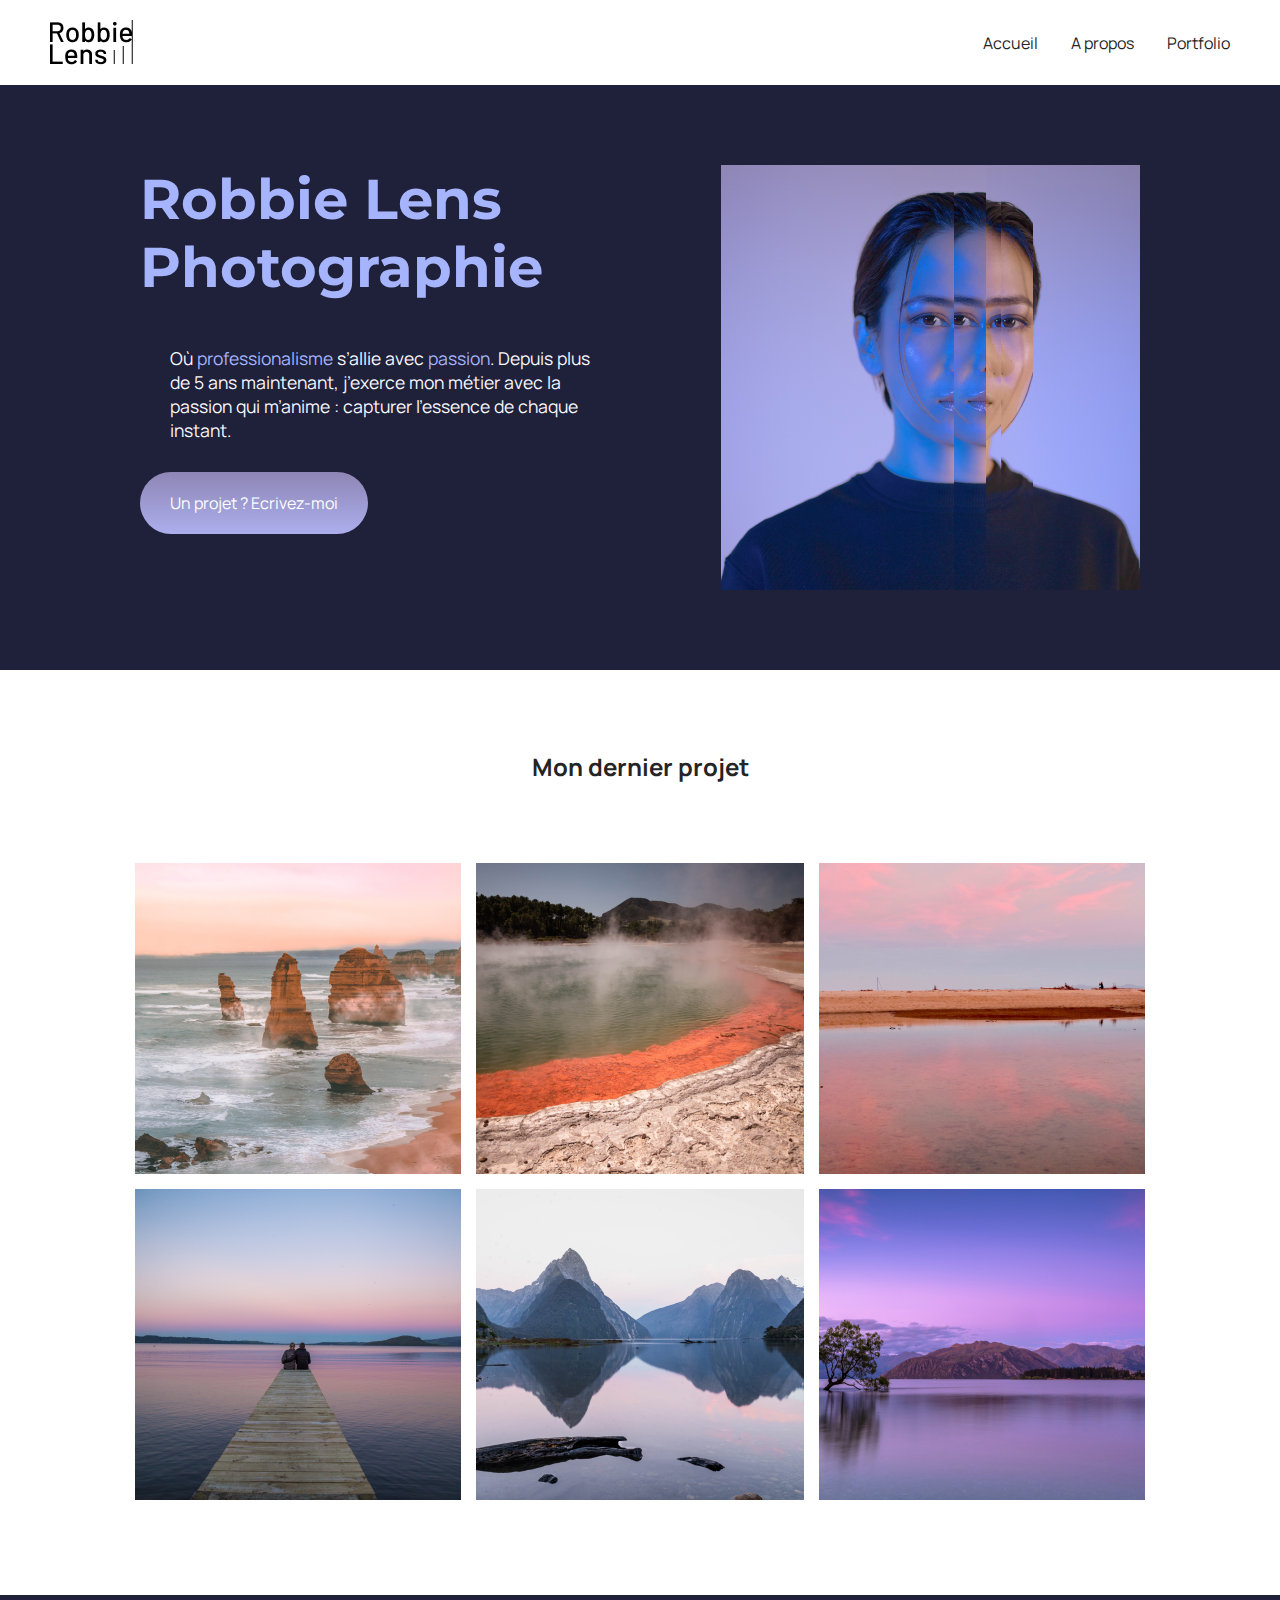
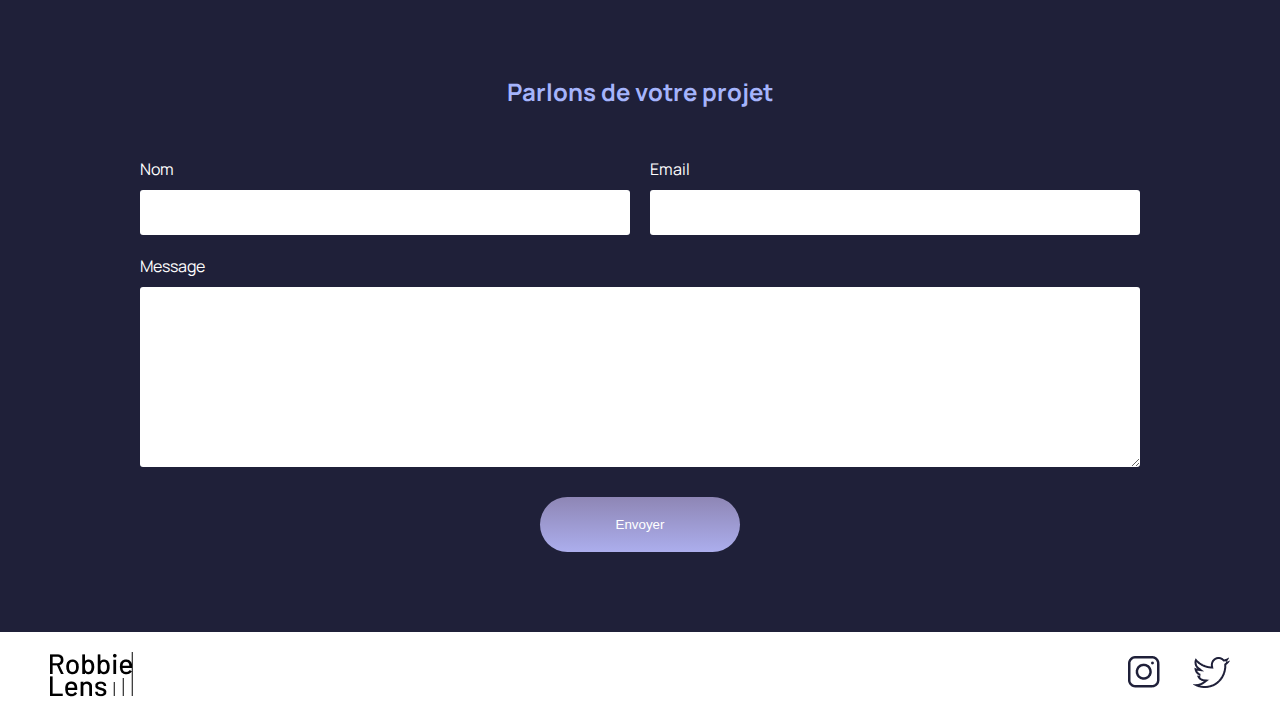
<file: index.html>
<!DOCTOTYPE html>
<html>
    <head>
        <meta charset="UTF-8"/>
        <title>Accueil - Robbie Lens Photographie</title>
        <link rel="stylesheet" href="pages_styles/style.css"/>
        <link rel="stylesheet" href="pages_styles/index.css"/>
        <meta name="viewport" content="width=device-width, initial-scale=1.0">
        <link rel="preconnect" href="https://fonts.googleapis.com">
        <link rel="preconnect" href="https://fonts.gstatic.com" crossorigin>
        <link href="https://fonts.googleapis.com/css2?family=Manrope:wght@200..800&family=Montserrat:ital,wght@0,100..900;1,100..900&family=Open+Sans:ital,wght@0,300..800;1,300..800&display=swap" rel="stylesheet">
        <link rel="preconnect" href="https://fonts.googleapis.com">
        <link rel="preconnect" href="https://fonts.gstatic.com" crossorigin>
        <link href="https://fonts.googleapis.com/css2?family=Manrope:wght@200..800&display=swap" rel="stylesheet">
    </head>

    <body>
        <!--commentaire-->
        <header>
            <nav>
                <img src="images/logo.png" alt="logo de Robbie Lens"/>
                <div>
                    <a href="index.html">Accueil</a>
                    <a href="a_propos.html">A propos</a>
                    <a href="portfolio.html">Portfolio</a>
                </div>
            </nav>
        </header>
        
        <main>
            <section class="accueil-introduction">
                <div>
                    <h1>Robbie Lens Photographie</h1>       
                    <p>Où <em>professionalisme</em> s’allie avec <em>passion</em>. Depuis plus de 5 ans maintenant, j’exerce mon métier avec la passion
                    qui m’anime : capturer l’essence de chaque instant.
                    </p>
                    <a class="cta" href="#contact">Un projet ? Ecrivez-moi</a>
                </div>
                <img src="images/robbie-lens.png" alt="photo de Robbie Lens"/>
            </section>
            <section class="accueil-photos">
                <h2>Mon dernier projet</h2>
                <div>
                    <img src="images/accueil/element-1.png" alt="paysage 1"/>
                    <img src="images/accueil/element-2.png" alt="paysage 2"/>
                    <img src="images/accueil/element-3.png" alt="paysage 3"/>
                </div>
                <div>
                    <img src="images/accueil/element-4.png" alt="paysage 4"/>
                    <img src="images/accueil/element-5.png" alt="paysage 5"/>
                    <img src="images/accueil/element-6.png" alt="paysage 6"/>
                </div>
            </section>
            <section id="contact" class="section-contact">
                <h2>Parlons de votre projet</h2>
                <form method="get" action="">
                    <div class="form-nom-email">
                        <div class="form-column">
                            <label for="nom">Nom</label>
                            <input type="text" name="nom" id="nom"/>
                        </div>
                        <div class="form-column">
                            <label for="email">Email</label>
                            <input type="email" name="email" id="email"/>
                        </div>
                    </div>
                    <label for="message">Message</label>
                    <textarea name="message" id="message" rows="10"></textarea>
                    <input type="submit" value="Envoyer" class="cta"/>
                </form>
            </section>
        </main>

        <footer>
                <img src="images/logo.png" alt="logo de Robbie Lens"/>
                <div>
                    <a target="_blank" href="https://www.instagram.com/" class="lien-icone"><img src="images/instagram.png" alt="logo instagram"/></a>
                    <a target="_blank" href="https://twitter.com/" class="lien-icone"><img src="images/twitter.png" alt="logo twitter"/></a>
                </div>
        </footer>
    </body>
</html>
</file>
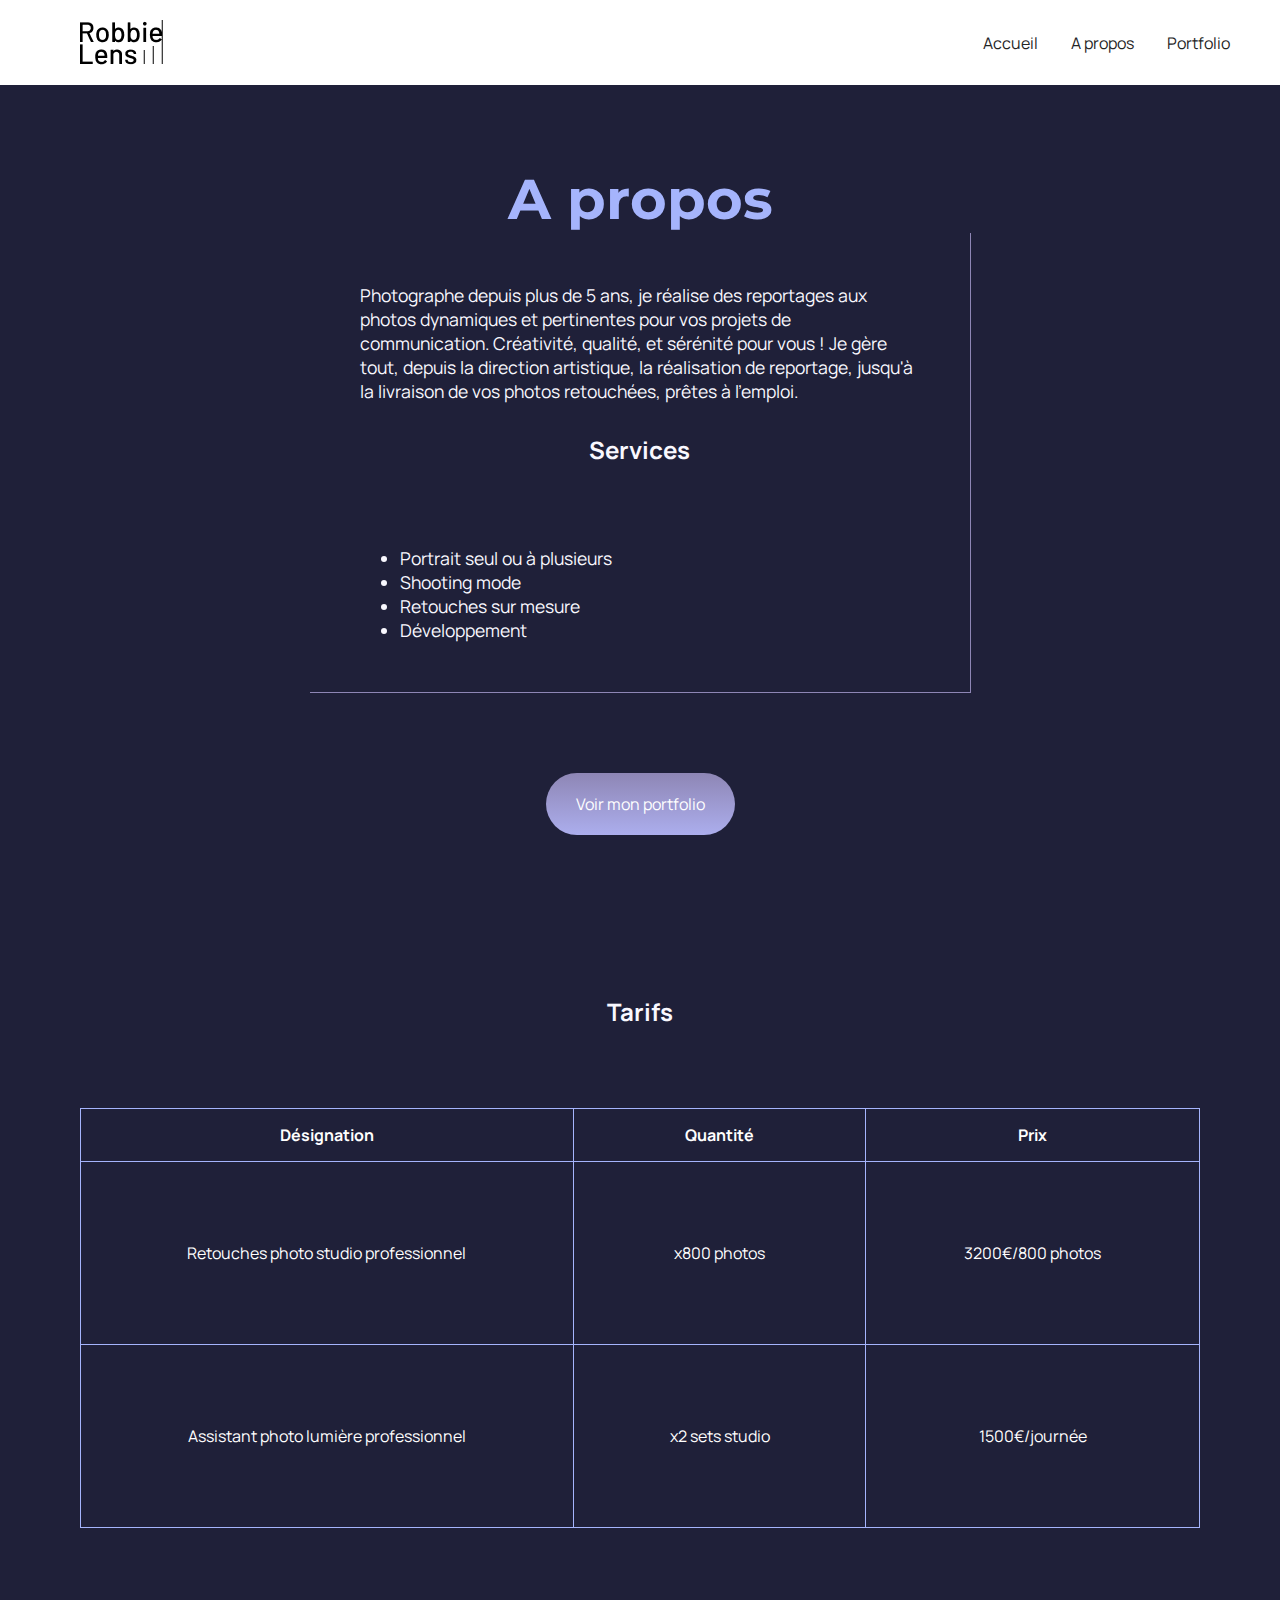
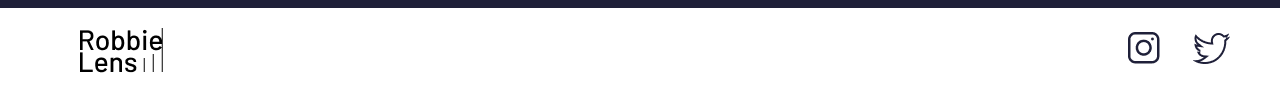
<file: a_propos.html>
<!DOCTOTYPE html>
<html>
    <head>
        <meta charset="UTF-8"/>
        <title>A propos de Robbie Lens</title>
        <link rel="stylesheet" href="pages_styles/style.css"/>
        <link rel="stylesheet" href="pages_styles/a_propos.css"/>
        <link rel="preconnect" href="https://fonts.googleapis.com">
        <link rel="preconnect" href="https://fonts.gstatic.com" crossorigin>
        <link href="https://fonts.googleapis.com/css2?family=Manrope:wght@200..800&family=Montserrat:ital,wght@0,100..900;1,100..900&family=Open+Sans:ital,wght@0,300..800;1,300..800&display=swap" rel="stylesheet">
        <link rel="preconnect" href="https://fonts.googleapis.com">
        <link rel="preconnect" href="https://fonts.gstatic.com" crossorigin>
        <link href="https://fonts.googleapis.com/css2?family=Manrope:wght@200..800&display=swap" rel="stylesheet">
    </head>

    <body>
        <header>
            <nav>
                <a href="index.html" class="lien-icone"><img src="images/logo.png" alt="logo de Robbie Lens"/></a>
                <div>
                    <a href="index.html">Accueil</a>
                    <a href="a_propos.html">A propos</a>
                    <a href="portfolio.html">Portfolio</a>
                </div>
            </nav>
        </header>

         <main class="a-propos-main">  
            <section>
                <h1>A propos</h1>  
                <div class="carre-contenu">
                    <p>Photographe depuis plus de 5 ans, je réalise des reportages aux photos dynamiques et pertinentes pour vos projets de communication. 
                    Créativité, qualité, et sérénité pour vous ! 
                    Je gère tout, depuis la direction artistique, la réalisation de reportage, jusqu'à la livraison de vos photos retouchées, prêtes à l'emploi.
                    </p>
                    <h2>Services</h2>
                    <ul>
                        <li>Portrait seul ou à plusieurs</li>
                        <li>Shooting mode</li>
                        <li>Retouches sur mesure</li>
                        <li>Développement</li>
                    </ul>
                </div>    
                <div>
                    <a class="cta" href="portfolio.html">Voir mon portfolio</a>
                </div>
            </section>
            <section class="section_tarifs">  
                <h2>Tarifs</h2>
                <table>
                    <tr>
                        <th>Désignation</th>
                        <th>Quantité</th>
                        <th>Prix</th>
                    </tr>
                    <tr>
                        <td>Retouches photo studio professionnel</td>
                        <td>x800 photos</td>
                        <td>3200€/800 photos</td>
                    </tr>
                    <tr>
                        <td>Assistant photo lumière professionnel</td>
                        <td>x2 sets studio</td>
                        <td>1500€/journée</td>
                    </tr>
                </table>
            </section>
        </main>    

        <footer>
            <a href="index.html" class="lien-icone"><img src="images/logo.png" alt="logo de Robbie Lens"/></a>
            <div>
                <a target="_blank" href="https://www.instagram.com/" class="lien-icone"><img src="images/instagram.png" alt="logo instagram"/></a>
                <a target="_blank" href="https://twitter.com/" class="lien-icone"><img src="images/twitter.png" alt="logo twitter"/></a>
            </div>
        </footer>
    </body>
</html>
</file>
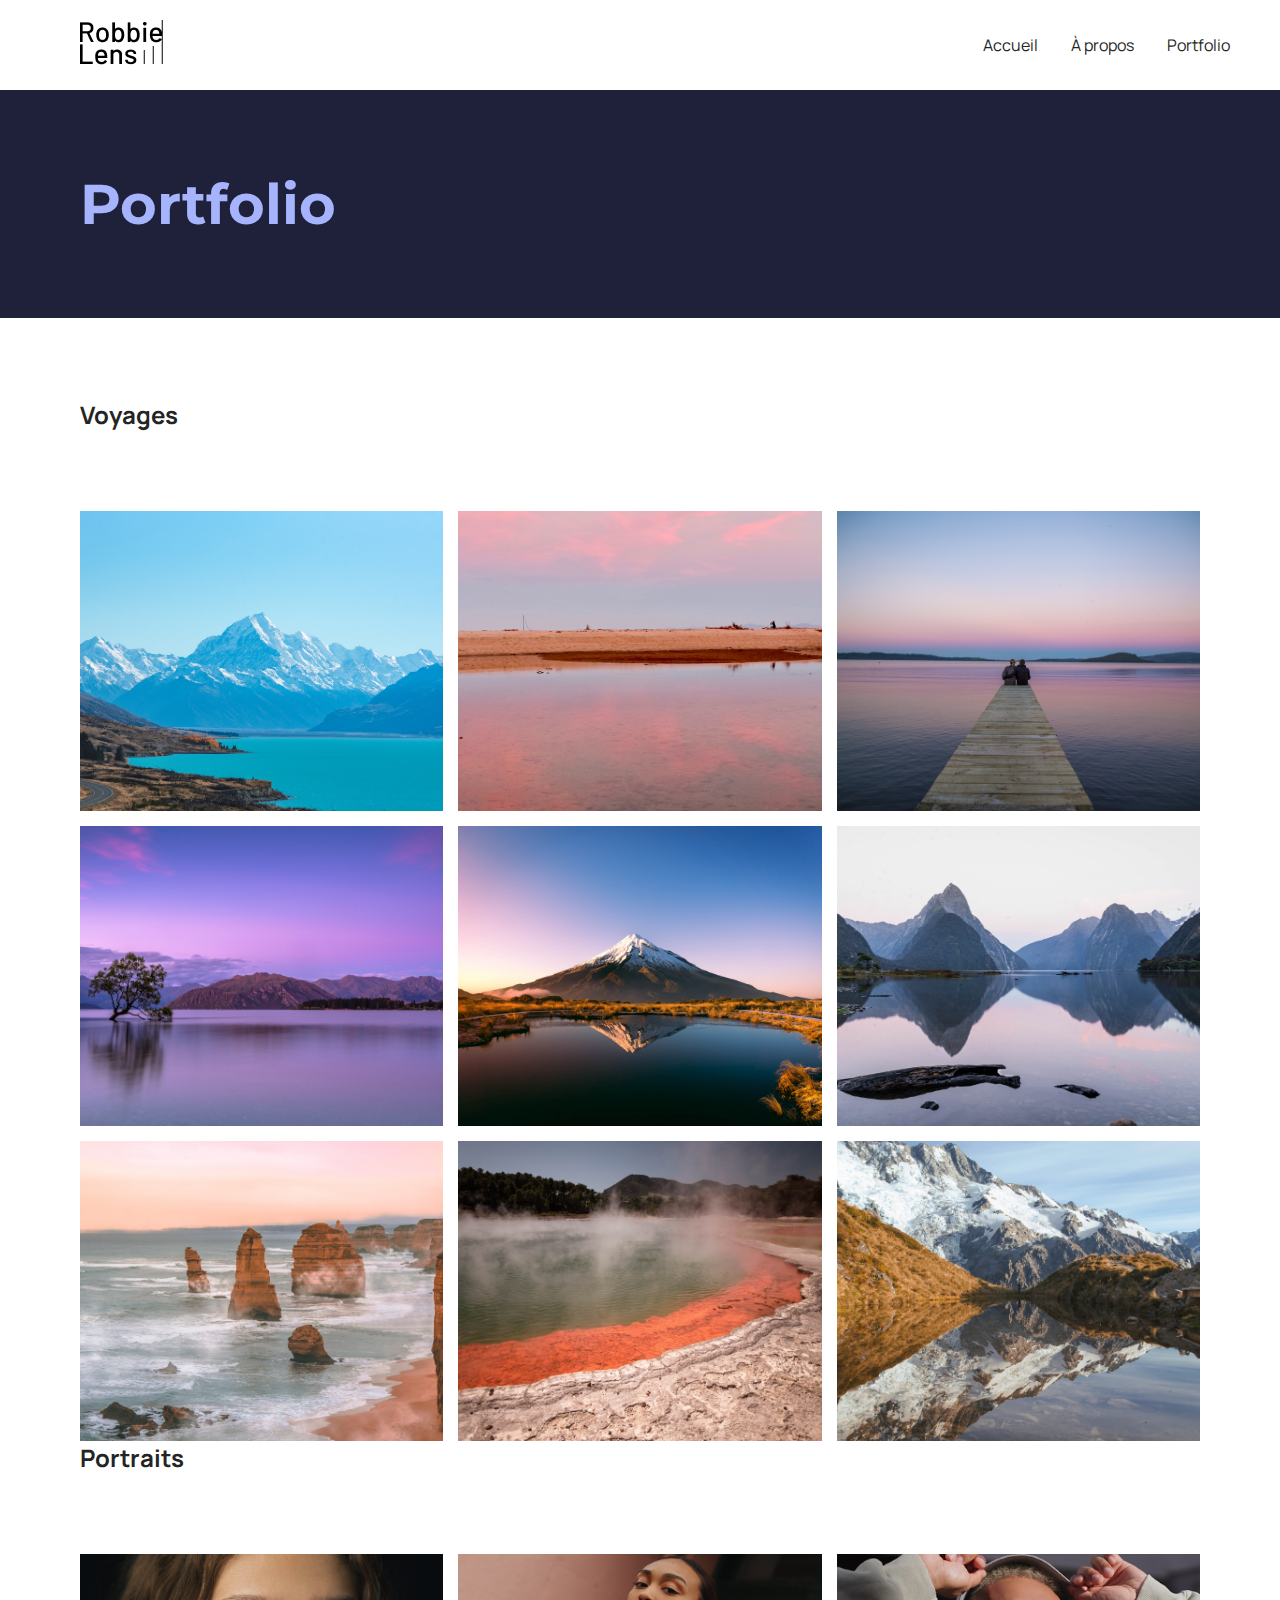
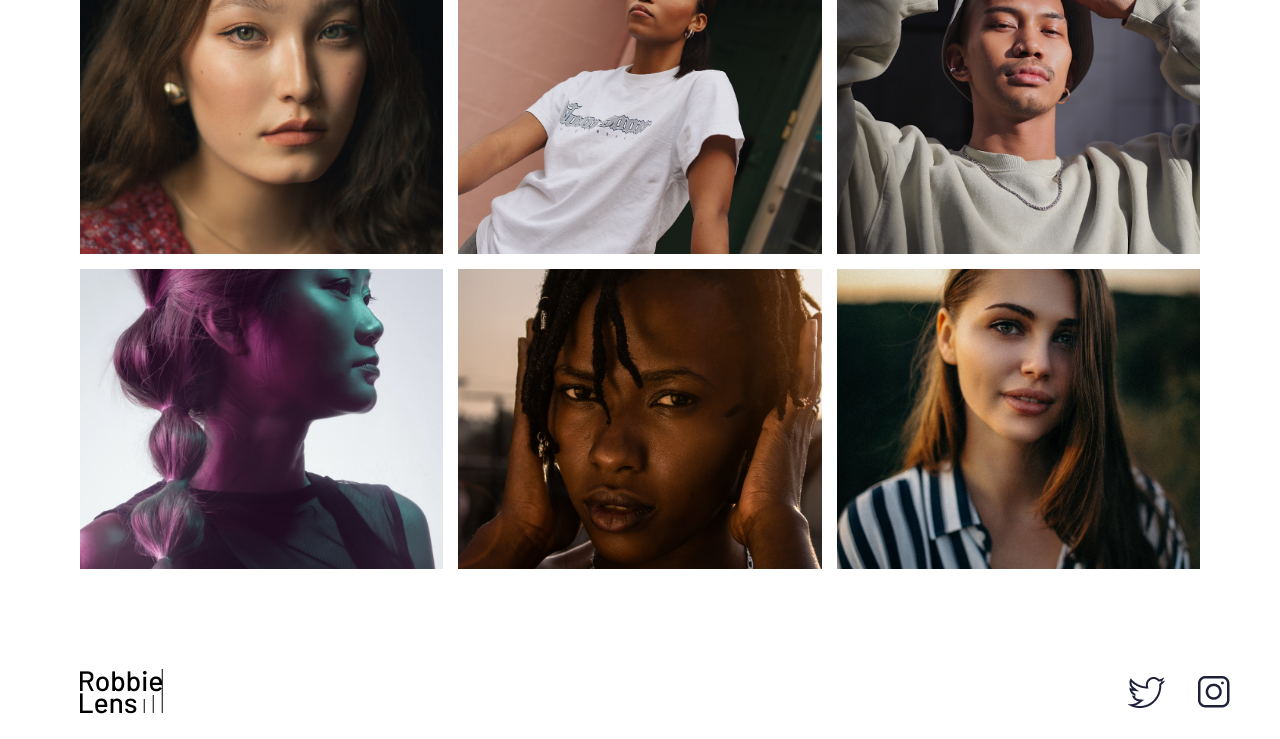
<file: portfolio.html>
<!DOCTYPE html>
<html lang="fr">

<head>
    <meta charset="utf-8" >
    <title>Portfolio - Robbie Lens Photographie</title>
    <link rel="stylesheet"  href="pages_styles/style.css">
    <link rel="stylesheet"  href="pages_styles/portfolio.css">
    <link rel="preconnect" href="https://fonts.googleapis.com">
    <link rel="preconnect" href="https://fonts.gstatic.com" crossorigin>
    <link href="https://fonts.googleapis.com/css2?family=Manrope:wght@200..800&family=Montserrat:ital,wght@0,100..900;1,100..900&family=Open+Sans:ital,wght@0,300..800;1,300..800&display=swap" rel="stylesheet">
    <link rel="preconnect" href="https://fonts.googleapis.com">
    <link rel="preconnect" href="https://fonts.gstatic.com" crossorigin>
    <link href="https://fonts.googleapis.com/css2?family=Manrope:wght@200..800&display=swap" rel="stylesheet">
</head>

<body>
    <header>
        <nav>
            <a href="index.html" class="lien-icone">
                <img src="images/logo.png" alt="Logo Robbie Lens" >
            </a>
            <div>
                <a href="index.html">Accueil</a>
                <a href="a_propos.html">À propos</a>
                <a href="portfolio.html">Portfolio</a>
            </div>
        </nav>
    </header>
    <main>
        <section>
            <h1>Portfolio</h1>
        </section>
        <section class="portfolio-section-photos">
            <h2>Voyages</h2>
            <div class="grid_paysages">
                <a target="_blank" href="images/portfolio/paysage1.jpg" class="lien-conteneur-photo">
                    <img src="images/portfolio/paysage1.jpg" alt="paysage 1"/>
                    <div class="photo-hover">Voir la photo</div>
                </a>
                <a target="_blank" href="images/portfolio/paysage2.jpg" class="lien-conteneur-photo">
                    <img src="images/portfolio/paysage2.jpg" alt="paysage 2"/>
                    <div class="photo-hover">Voir la photo</div>
                </a>
                <a target="_blank" href="images/portfolio/paysage3.jpg" class="lien-conteneur-photo">
                    <img src="images/portfolio/paysage3.jpg" alt="paysage 3"/>
                    <div class="photo-hover">Voir la photo</div>
                </a>
                <a target="_blank" href="images/portfolio/paysage4.jpg" class="lien-conteneur-photo">
                    <img src="images/portfolio/paysage4.jpg" alt="paysage 4"/>
                    <div class="photo-hover">Voir la photo</div>
                </a>
                <a target="_blank" href="images/portfolio/paysage5.jpg" class="lien-conteneur-photo">
                    <img src="images/portfolio/paysage5.jpg" alt="paysage 5"/>
                    <div class="photo-hover">Voir la photo</div>
                </a>
                <a target="_blank" href="images/portfolio/paysage6.jpg" class="lien-conteneur-photo">
                    <img src="images/portfolio/paysage6.jpg" alt="paysage 6"/>
                    <div class="photo-hover">Voir la photo</div>
                </a>
                <a target="_blank" href="images/portfolio/paysage7.jpg" class="lien-conteneur-photo">
                    <img src="images/portfolio/paysage7.jpg" alt="paysage 7"/>
                    <div class="photo-hover">Voir la photo</div>
                </a>
                <a target="_blank" href="images/portfolio/paysage8.jpg" class="lien-conteneur-photo">
                    <img src="images/portfolio/paysage8.jpg" alt="paysage 8"/>
                    <div class="photo-hover">Voir la photo</div>
                </a>
                <a target="_blank" href="images/portfolio/paysage9.jpg" class="lien-conteneur-photo">
                    <img src="images/portfolio/paysage9.jpg" alt="paysage 9"/>
                    <div class="photo-hover">Voir la photo</div>
                </a>
            </div>
            <h2>Portraits</h2>
            <div class="grid_portraits">
                <a target="_blank" href="images/portfolio/portrait1.jpg" class="lien-conteneur-photo">
                    <img src="images/portfolio/portrait1.jpg" alt="portrait 1"/>
                    <div class="photo-hover">Voir la photo</div>
                </a>
                <a target="_blank" href="images/portfolio/portrait2.jpg" class="lien-conteneur-photo">
                    <img src="images/portfolio/portrait2.jpg" alt="portrait 2"/>
                    <div class="photo-hover">Voir la photo</div>
                </a>
                <a target="_blank" href="images/portfolio/portrait3.jpg" class="lien-conteneur-photo">
                    <img src="images/portfolio/portrait3.jpg" alt="portrait 3"/>
                    <div class="photo-hover">Voir la photo</div>
                </a>
                <a target="_blank" href="images/portfolio/portrait4.jpg" class="lien-conteneur-photo">
                    <img src="images/portfolio/portrait4.jpg" alt="portrait 4"/>
                    <div class="photo-hover">Voir la photo</div>
                </a>
                <a target="_blank" href="images/portfolio/portrait5.jpg" class="lien-conteneur-photo">
                    <img src="images/portfolio/portrait5.jpg" alt="portrait 5"/>
                    <div class="photo-hover">Voir la photo</div>
                </a>
                <a target="_blank" href="images/portfolio/portrait6.jpg" class="lien-conteneur-photo">
                    <img src="images/portfolio/portrait6.jpg" alt="portrait 6"/>
                    <div class="photo-hover">Voir la photo</div>
                </a>
            </div>
        </section>
    </main>
    <footer>
        <a href="index.html" class="lien-icone">
            <img src="images/logo.png" alt="Logo Robbie Lens" ></a>
        <div>
            <a target="_blank" href="https://twitter.com/" class="lien-icone">
                <img src="images/twitter.png" alt="Logo Twitter" ></a>
            <a target="_blank" href="https://www.instagram.com/" class="lien-icone">
                <img src="images/instagram.png" alt="Logo Instagram" ></a>
        </div>
    </footer>
</body>

</html>
</file>
<file: pages_styles/style.css>
body {
  /* Ici on utilise le sélecteur body pour appliquer une police et une taille par défaut pour les éléments */
  font-family: 'Manrope', sans-serif;
  font-size: 1em;
  background-color: #1F2039;
}

* {
    margin: 0;
}

section {
    padding: 80px;
}

a {
    color: #242424;
    text-decoration: none;
}

a:hover {
    text-decoration: underline;
}

em {
    color:#A5B4FC;
    font-style: normal;
}

h1 {
    font-size: 3.5em;
    color: #A5B4FC;
    font-family: montserrat;
}

h2 {
    color: #F9F8FF;
}

p, li {
    font-size: 1.1em;
    color: #F9F8FF;
}

header, footer {
    background-color: white;
    padding: 20px 50px;
}

.cta {
    background : linear-gradient(#8E86B5, #ACAEED);
    color: white;
    border-radius: 50px;
    padding: 20px 30px;
    display: inline-block;
}

.cta:hover {
    background : linear-gradient(#696484, #8788BA);
    text-decoration: none;
}

nav, footer {
    display : flex;
    flex-direction: row;
    align-items: center;
    justify-content: space-between;
}

nav a {
    margin-left: 30px;
}

.lien-icone {
    margin-left: 30px;
}

.lien-icone:hover {
    opacity: 0.5;
}

@media screen and (max-width: 996px) {
    header nav {
        flex-direction: column;
        align-items: center;
        justify-content: center;
    }

    header nav img {
        margin-bottom: 20px;
    }

    header, footer {
        padding: 20px 20px;
    }

    h1 {
        font-size: 2em;
    }

    section {
        padding: 50px 20px 50px 20px;
    }

    nav a {
        margin-left: 10px;
        margin-right: 10px;
    }
}
</file>
<file: pages_styles/index.css>
.accueil-introduction {
    display : flex;
    flex-direction: row;
    max-width: 1000px;
    align-items: flex-start;
    margin: auto;
}

.accueil-introduction h1 {
    margin-bottom: 15px;
}

.accueil-introduction p {
    padding: 30px;
}

.accueil-introduction div {
    padding-right: 80px;
}

.accueil-photos {
    background-color: white;
    padding: 80px;
}

.accueil-photos h2 {
    color : #242424;
    text-align: center;
    margin-bottom: 80px;
}

.accueil-photos div {
    display: flex;
    flex-direction: row;
    gap: 15px;
    justify-content: center;
    margin-bottom : 15px;
}

.section-contact h2 {
    color : #a5b4fc;
    text-align: center;
    margin-bottom: 50px;
}

form {
    display: flex;
    flex-direction: column;
    max-width: 1000px;
    margin: auto;
    color: white;
}

.form-nom-email {
    display: flex;
    flex-direction: row;
    gap: 20px;
}

.form-column {
    flex: 1;
    display: flex;
    flex-direction: column;
    margin-bottom: 20px;
  }

input, textarea {
  padding: 15px;
  border-radius: 3px;
  border: none;
}

label {
  margin-bottom: 10px;
}

input[type='submit'] {
  width: 200px;
  margin: auto;
  margin-top: 30px;
}

@media screen and (max-width: 996px) {
    .accueil-introduction {
        flex-direction: column;
        justify-content: center;
        align-items: center;
    }   

    .accueil-introduction div {
        padding-right: 0;
        text-align: center;
        order: 2;
    }

    .accueil-introduction img {
        order: 1;
        margin-bottom: 20px;
        width: 100%;
    }

    .accueil-photos {
        padding: 20px;
    }

    .accueil-photos div {
        flex-direction: column;
    }

    .section-contact {
        padding: 50px 20px;
    }

    .form-nom-email {
        flex-direction: column;
        gap: 0;
    }
}
</file>
<file: pages_styles/a_propos.css>
.carre-contenu {
    border-bottom: 1px #8e86b5 solid;
    border-right : 1px #8e86b5 solid;
    padding: 50px;
    width: 50%;
    margin: auto;
    margin-bottom: 80px;
}

.carre-contenu h2 {
    margin-top: 30px;
}

.carre-contenu ul {
    margin-top: 30px;
}

.carre-contenu + div {
    text-align: center;
}

.a-propos-main {
    margin: auto;
}

table {
    border-collapse: collapse;
    color: white;
    text-align: center;
    width: 100%; 
}

th, td {
    border: 1px solid #a5b4fc;
    padding: 15px;
}

td {
    padding: 80px;
}

h2 {
    margin-bottom: 80px;
}

h1, h2 {
    text-align: center;
}

@media screen and (max-width: 996px) {
    .section_tarifs {
        display: none;
    }
}
</file>
<file: pages_styles/portfolio.css>
.portfolio-section-photos {
    background-color: white;
}

.portfolio-section-photos h2 {
    color: #242424;
    margin-bottom: 80px;
  }

.grid_paysages {
    display: grid;
    grid-template-columns: 1fr 1fr 1fr;
    grid-template-rows: 300px 300px 300px;
    gap: 15px;
}

.grid_portraits {
    display: grid;
    grid-template-columns: 1fr 1fr 1fr;
    grid-template-rows: 300px 300px;
    gap: 15px;
}

.grid_paysages img, .grid_portraits img {
  width: 100%;
  height: 100%;
  object-fit: cover;
}

.lien-conteneur-photo {
    position: relative;
}

.photo-hover {
    position: absolute;
    top: 0;
    left: 0;
    bottom: 0;
    right: 0;
    display: flex;
    align-items: center;
    justify-content: center;
    font-size: 1.5em;
    color: white;
    background-color: rgba(0, 0, 0, 0.7);
    display: none;
}

.lien-conteneur-photo:hover .photo-hover {
    display: flex;
}

@media screen and (max-width: 996px) {
    .grid_paysages {
        grid-template-columns: 1fr;
        gap: 15px;
    }

    .grid-portraits {
        grid-template-columns: 1fr;
        gap: 15px
    }
}
</file>
